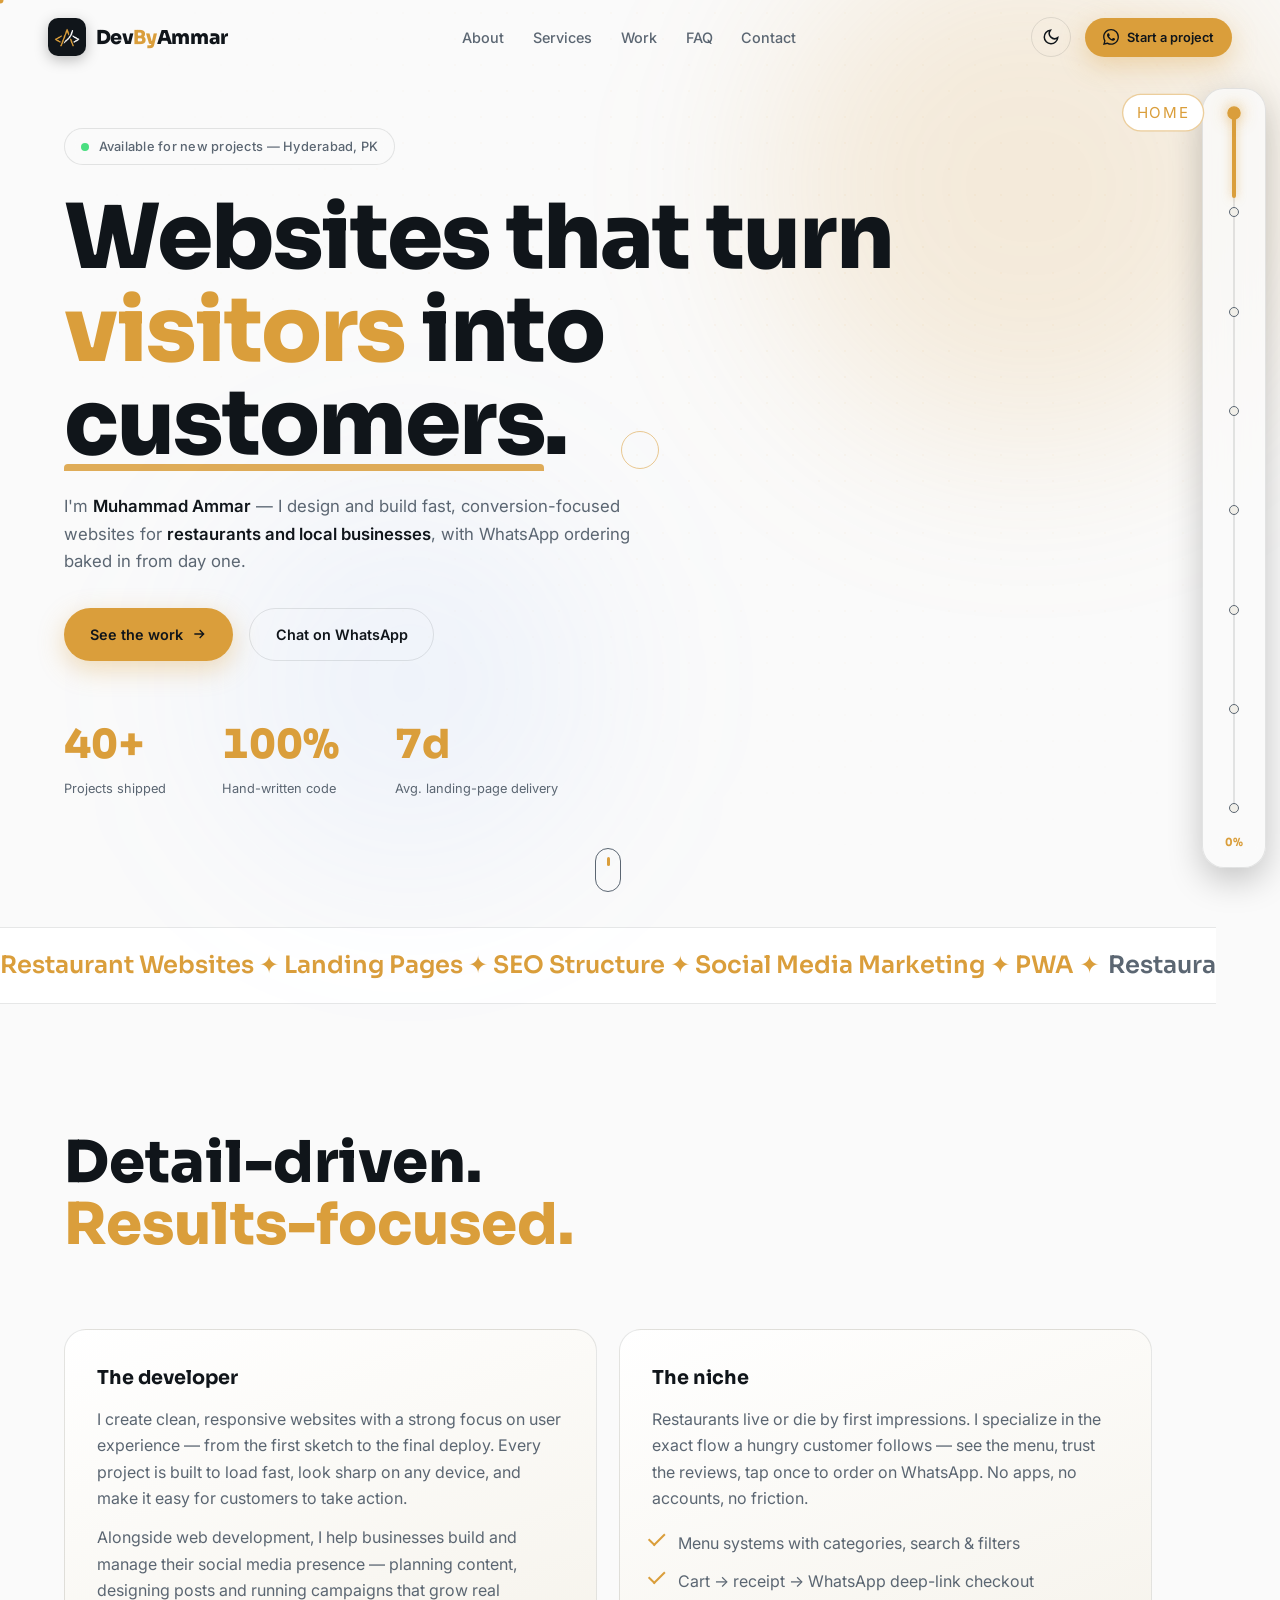
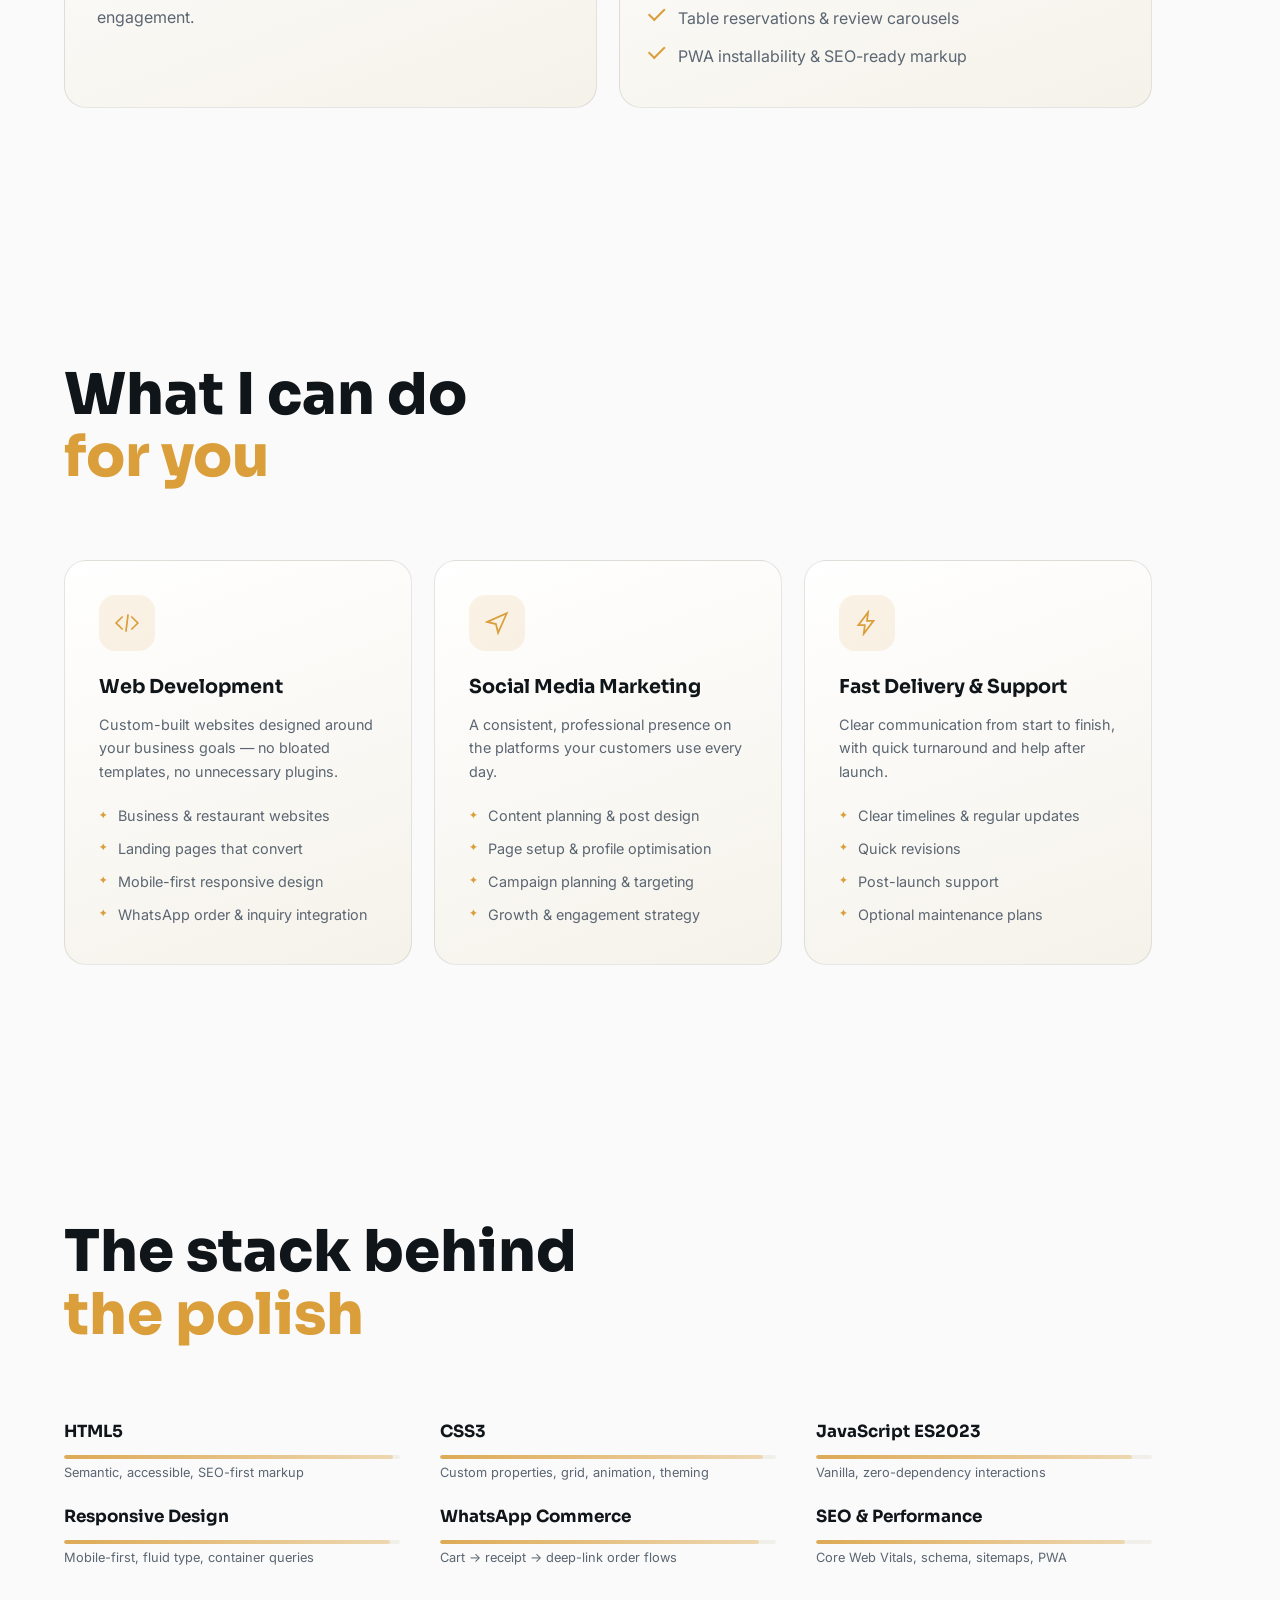
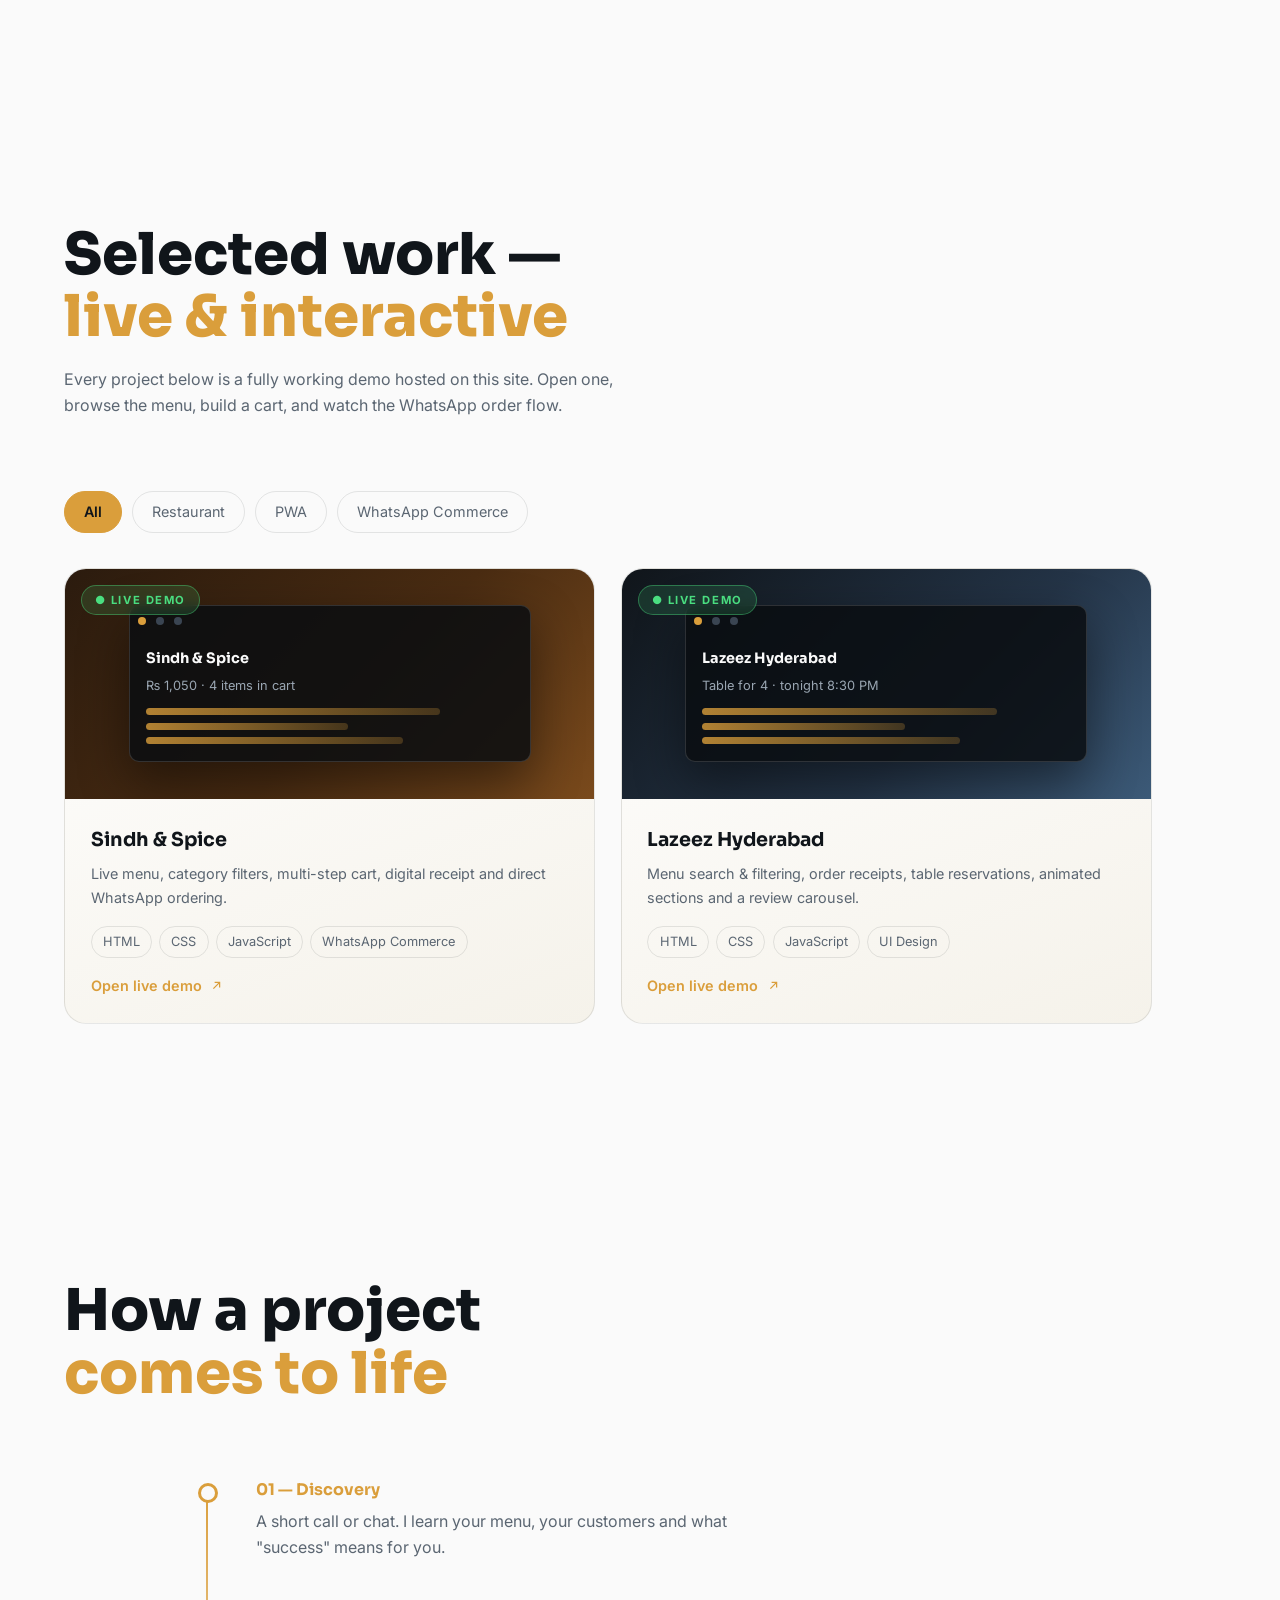
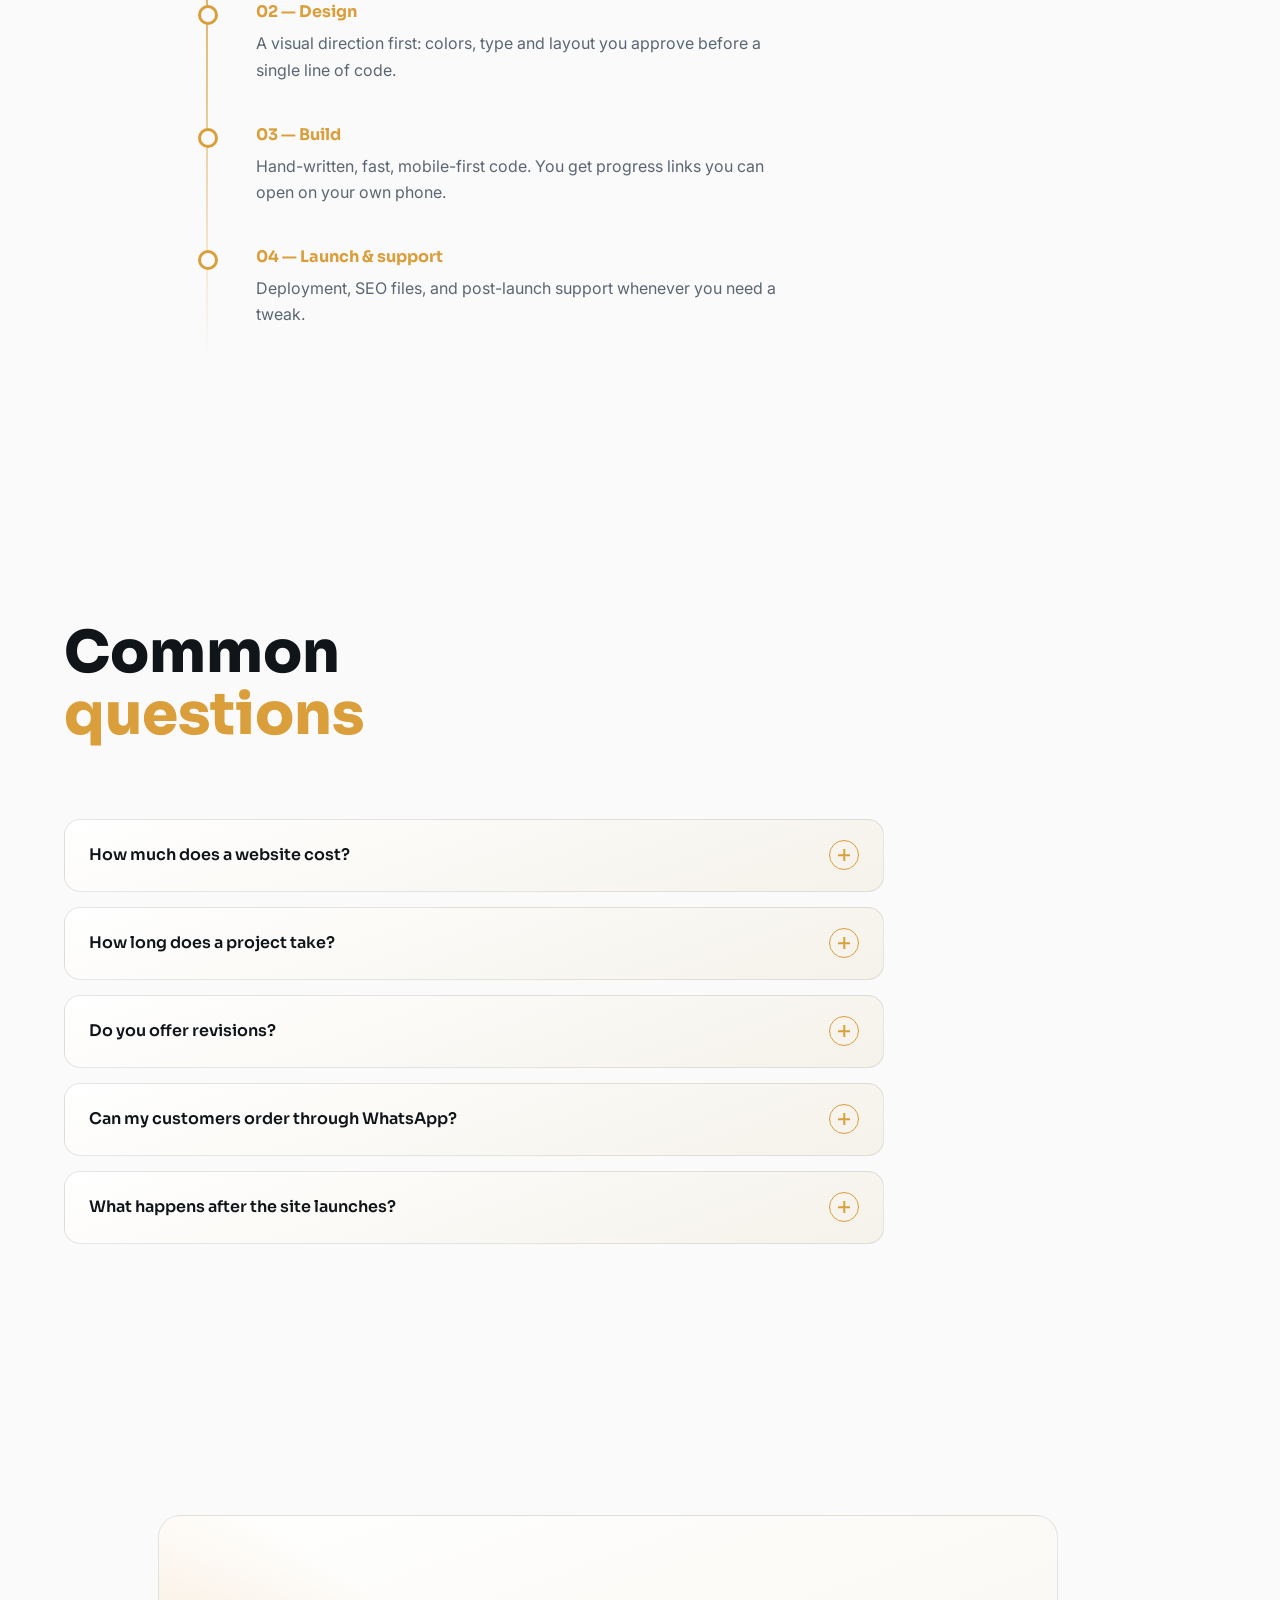
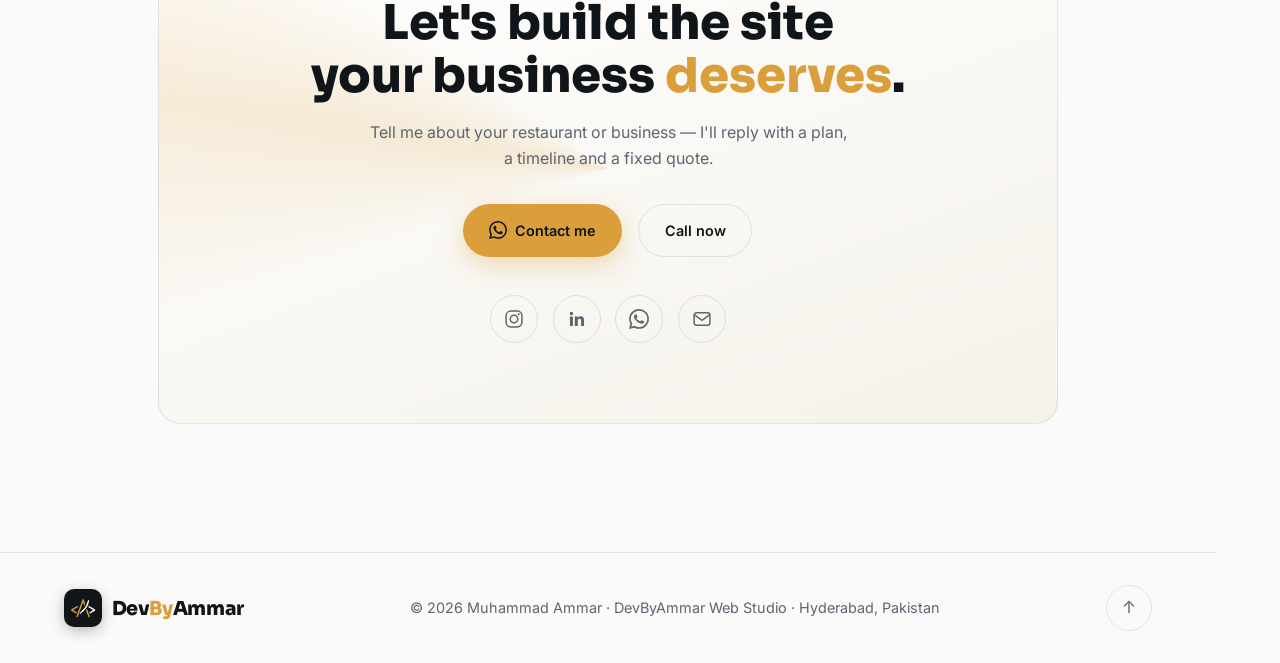
<file: index.html>
<!DOCTYPE html>
<html lang="en" data-theme="dark">
<head>
<meta charset="UTF-8">
<meta name="viewport" content="width=device-width, initial-scale=1.0">
<title>DevByAmmar — Muhammad Ammar | Restaurant & Business Web Developer, Hyderabad PK</title>
<meta name="description" content="Muhammad Ammar (DevByAmmar) builds fast, conversion-focused restaurant and local-business websites with WhatsApp ordering, SEO-ready structure and pixel-perfect design. Based in Hyderabad, Pakistan.">
<meta name="author" content="Muhammad Ammar">
<meta name="keywords" content="restaurant website developer, web developer Hyderabad Pakistan, WhatsApp ordering website, DevByAmmar, Muhammad Ammar">
<link rel="canonical" href="https://doodle321.github.io/">
<meta name="theme-color" content="#10151A">
<!-- Open Graph -->
<meta property="og:type" content="website">
<meta property="og:site_name" content="DevByAmmar">
<meta property="og:title" content="DevByAmmar — Websites that turn visitors into customers">
<meta property="og:description" content="Restaurant & business websites, WhatsApp commerce flows and social media marketing by Muhammad Ammar, Hyderabad PK.">
<meta property="og:url" content="https://doodle321.github.io/">
<meta property="og:image" content="https://doodle321.github.io/assets/og-image.png">
<!-- Twitter -->
<meta name="twitter:card" content="summary_large_image">
<meta name="twitter:title" content="DevByAmmar — Websites that turn visitors into customers">
<meta name="twitter:description" content="Restaurant & business websites with WhatsApp ordering. Hyderabad, PK.">
<meta name="twitter:image" content="https://doodle321.github.io/assets/og-image.png">
<!-- Icons / PWA -->
<link rel="icon" type="image/png" sizes="32x32" href="/favicon-32x32.png">
<link rel="icon" type="image/png" sizes="192x192" href="/icon-192.png">
<link rel="apple-touch-icon" href="/apple-touch-icon.png">
<link rel="apple-touch-icon" href="/assets/logo.png">
<link rel="manifest" href="/site.webmanifest">
<link rel="preload" href="/assets/logo.png" as="image">
<link rel="stylesheet" href="/css/style.css">
<!-- Structured data -->
<script type="application/ld+json">
{"@context":"https://schema.org","@type":"ProfessionalService","name":"DevByAmmar Web Studio",
"url":"https://doodle321.github.io","image":"https://doodle321.github.io/assets/og-image.png",
"description":"Restaurant and local-business websites with WhatsApp ordering and SEO-ready structure.",
"founder":{"@type":"Person","name":"Muhammad Ammar","jobTitle":"Web Developer","address":{"@type":"PostalAddress","addressLocality":"Hyderabad","addressRegion":"Sindh","addressCountry":"PK"}},
"telephone":"+923103694160","areaServed":"PK","priceRange":"$$",
"sameAs":["https://www.instagram.com/dev.by_ammar/","https://www.linkedin.com/in/muhammad-ammar-ba8b422b6/"]}
</script>
  <!-- Cloudflare Web Analytics --><script type='module' src='https://static.cloudflareinsights.com/beacon.min.js' data-cf-beacon='{"token": "60c5bfb210da41b2b0825f1f6893ef5b"}'></script><!-- End Cloudflare Web Analytics -->
</head>
<body>

<!-- ══════════ PRELOADER ══════════ -->
<div class="preloader" id="preloader" aria-hidden="true">
  <div class="preloader__logo"><span>&lt;</span><em>A</em><span>/&gt;</span></div>
  <div class="preloader__bar"><i id="preloaderBar"></i></div>
  <p class="preloader__tag">Websites that turn visitors into customers</p>
</div>

<!-- ══════════ CURSOR ══════════ -->
<div class="cursor-dot" id="cursorDot" aria-hidden="true"></div>
<div class="cursor-ring" id="cursorRing" aria-hidden="true"></div>

<!-- ══════════ TOP SCROLL PROGRESS ══════════ -->
<div class="scroll-progress" aria-hidden="true"><i id="scrollProgress"></i></div>

<!-- ══════════ RIGHT SCROLL RAIL ══════════ -->
<nav class="scroll-rail" id="scrollRail" aria-label="Section navigation">
  <span class="scroll-rail__label">scroll</span>
  <div class="scroll-rail__track">
    <i class="scroll-rail__thumb" id="railThumb"></i>
    <a href="#hero"      class="rail-dot is-active" data-section="hero"      aria-label="Home"></a>
    <a href="#about"     class="rail-dot" data-section="about"     aria-label="About"></a>
    <a href="#services"  class="rail-dot" data-section="services"  aria-label="Services"></a>
    <a href="#skills"    class="rail-dot" data-section="skills"    aria-label="Skills"></a>
    <a href="#projects"  class="rail-dot" data-section="projects"  aria-label="Projects"></a>
    <a href="#process"   class="rail-dot" data-section="process"   aria-label="Process"></a>
    <a href="#faq"       class="rail-dot" data-section="faq"       aria-label="FAQ"></a>
    <a href="#contact"   class="rail-dot" data-section="contact"   aria-label="Contact"></a>
  </div>
  <span class="scroll-rail__pct" id="railPct">0%</span>
</nav>

<!-- ══════════ HEADER ══════════ -->
<header class="header" id="header">
  <a href="#hero" class="brand magnetic" data-cursor="hover" aria-label="DevByAmmar — home">
    <span class="brand__tile"><img src="/assets/brand-mark.png" alt="" width="26" height="34"></span>
    <span class="brand__word">Dev<em>By</em>Ammar</span>
  </a>
  <nav class="header__nav" aria-label="Primary">
    <a href="#about" class="nav-link" data-cursor="hover">About</a>
    <a href="#services" class="nav-link" data-cursor="hover">Services</a>
    <a href="#projects" class="nav-link" data-cursor="hover">Work</a>
    <a href="#faq" class="nav-link" data-cursor="hover">FAQ</a>
    <a href="#contact" class="nav-link" data-cursor="hover">Contact</a>
  </nav>
  <div class="header__actions">
    <button class="theme-toggle magnetic" id="themeToggle" aria-label="Toggle dark / light mode" data-cursor="hover">
      <svg class="icon-sun" viewBox="0 0 24 24" width="18" height="18" fill="none" stroke="currentColor" stroke-width="2"><circle cx="12" cy="12" r="4"/><path d="M12 2v2M12 20v2M4.9 4.9l1.4 1.4M17.7 17.7l1.4 1.4M2 12h2M20 12h2M4.9 19.1l1.4-1.4M17.7 6.3l1.4-1.4"/></svg>
      <svg class="icon-moon" viewBox="0 0 24 24" width="18" height="18" fill="none" stroke="currentColor" stroke-width="2"><path d="M21 12.8A9 9 0 1 1 11.2 3a7 7 0 0 0 9.8 9.8z"/></svg>
    </button>
    <a class="btn btn--gold btn--sm magnetic" data-cfg="wa" href="https://wa.me/923103694160?text=Hi%20Ammar%2C%20I%20need%20a%20website%20for%20my%20business." target="_blank" rel="noopener" data-cursor="hover"><svg viewBox="0 0 24 24" width="16" height="16" fill="currentColor" aria-hidden="true"><path d="M17.5 14.4c-.3-.15-1.76-.87-2.03-.97-.27-.1-.47-.15-.67.15-.2.3-.77.97-.94 1.17-.17.2-.35.22-.65.07-.3-.15-1.26-.46-2.4-1.48-.89-.79-1.49-1.77-1.66-2.07-.17-.3-.02-.46.13-.61.13-.13.3-.35.45-.52.15-.17.2-.3.3-.5.1-.2.05-.37-.02-.52-.07-.15-.67-1.62-.92-2.22-.24-.58-.49-.5-.67-.51h-.57c-.2 0-.52.07-.8.37-.27.3-1.04 1.02-1.04 2.5 0 1.47 1.07 2.9 1.22 3.1.15.2 2.1 3.2 5.08 4.49.71.3 1.26.49 1.7.62.71.23 1.36.2 1.87.12.57-.08 1.76-.72 2-1.41.25-.7.25-1.29.18-1.41-.07-.13-.27-.2-.57-.35zM12.05 21.79h-.01a9.87 9.87 0 0 1-5.03-1.38l-.36-.21-3.74.98 1-3.65-.24-.37a9.86 9.86 0 0 1-1.51-5.26c0-5.45 4.44-9.88 9.89-9.88a9.83 9.83 0 0 1 9.88 9.89c0 5.45-4.43 9.88-9.88 9.88zm8.41-18.3A11.82 11.82 0 0 0 12.05 0C5.5 0 .16 5.33.16 11.89c0 2.1.55 4.14 1.59 5.94L.06 24l6.3-1.65a11.9 11.9 0 0 0 5.68 1.45h.01c6.55 0 11.89-5.33 11.89-11.89 0-3.18-1.24-6.16-3.48-8.41z"/></svg> Start a project</a>
    <button class="burger" id="burger" aria-label="Open menu" aria-expanded="false" data-cursor="hover"><span></span><span></span><span></span></button>
  </div>
</header>

<!-- ══════════ MOBILE MENU ══════════ -->
<div class="mobile-menu" id="mobileMenu" aria-hidden="true">
  <nav class="mobile-menu__links">
    <a href="#about">About</a><a href="#services">Services</a><a href="#skills">Skills</a>
    <a href="#projects">Work</a><a href="#process">Process</a><a href="#faq">FAQ</a><a href="#contact">Contact</a>
  </nav>
  <div class="mobile-menu__social">
    <a data-cfg="ig" href="https://www.instagram.com/dev.by_ammar/" target="_blank" rel="noopener">Instagram</a>
    <a data-cfg="li" href="https://www.linkedin.com/in/muhammad-ammar-ba8b422b6/" target="_blank" rel="noopener">LinkedIn</a>
    <a data-cfg="wa" href="https://wa.me/923103694160" target="_blank" rel="noopener">WhatsApp</a>
  </div>
</div>

<main id="main">

  <!-- ══════════ HERO ══════════ -->
  <section class="hero section" id="hero" data-rail>
    <div class="hero__orb hero__orb--1" data-parallax="0.25"></div>
    <div class="hero__orb hero__orb--2" data-parallax="0.15"></div>
    <div class="hero__grain" aria-hidden="true"></div>
    <div class="hero__inner">
      <p class="hero__eyebrow reveal"><span class="pulse-dot"></span> Available for new projects — Hyderabad, PK</p>
      <h1 class="hero__title">
        <span class="line"><span>Websites that turn</span></span>
        <span class="line"><span><em>visitors</em> into</span></span>
        <span class="line"><span><span class="gold-underline">customers</span>.</span></span>
      </h1>
      <p class="hero__sub reveal" data-delay="500">I'm <strong>Muhammad Ammar</strong> — I design and build fast, conversion-focused websites for <strong>restaurants and local businesses</strong>, with WhatsApp ordering baked in from day one.</p>
      <div class="hero__cta reveal" data-delay="700">
        <a href="#projects" class="btn btn--gold magnetic" data-cursor="hover">See the work
          <svg viewBox="0 0 24 24" width="16" height="16" fill="none" stroke="currentColor" stroke-width="2"><path d="M5 12h14M13 6l6 6-6 6"/></svg></a>
        <a data-cfg="wa" data-msg="chat" href="https://wa.me/923103694160?text=Hi%20Ammar%2C%20let%27s%20talk%20about%20my%20restaurant%20website." target="_blank" rel="noopener" class="btn btn--ghost magnetic" data-cursor="hover">Chat on WhatsApp</a>
      </div>
      <div class="hero__stats reveal" data-delay="900">
        <div class="stat"><b data-counter="40" data-suffix="+">0</b><span>Projects shipped</span></div>
        <div class="stat"><b data-counter="100" data-suffix="%">0</b><span>Hand-written code</span></div>
        <div class="stat"><b data-counter="7" data-suffix="d">0</b><span>Avg. landing-page delivery</span></div>
      </div>
    </div>
    <a href="#about" class="hero__scroll-hint" aria-label="Scroll down" data-cursor="hover"><i></i></a>
  </section>

  <!-- ══════════ MARQUEE ══════════ -->
  <div class="marquee" aria-hidden="true">
    <div class="marquee__inner" id="marqueeInner">
      <span>Restaurant Websites ✦ Landing Pages ✦ SEO Structure ✦ Social Media Marketing ✦ PWA ✦ </span><span>Restaurant Websites ✦ Landing Pages ✦ SEO Structure ✦ Social Media Marketing ✦ PWA ✦ </span>
    </div>
  </div>

  <!-- ══════════ ABOUT ══════════ -->
  <section class="about section" id="about" data-rail>
    <div class="section__head reveal">
      <h2>Detail-driven.<br><em>Results-focused.</em></h2>
    </div>
    <div class="about__grid">
      <div class="about__card reveal">
        <h3>The developer</h3>
        <p>I create clean, responsive websites with a strong focus on user experience — from the first sketch to the final deploy. Every project is built to load fast, look sharp on any device, and make it easy for customers to take action.</p>
        <p>Alongside web development, I help businesses build and manage their social media presence — planning content, designing posts and running campaigns that grow real engagement.</p>
      </div>
      <div class="about__card reveal" data-delay="150">
        <h3>The niche</h3>
        <p>Restaurants live or die by first impressions. I specialize in the exact flow a hungry customer follows — see the menu, trust the reviews, tap once to order on WhatsApp. No apps, no accounts, no friction.</p>
        <ul class="tick-list">
          <li>Menu systems with categories, search & filters</li>
          <li>Cart → receipt → WhatsApp deep-link checkout</li>
          <li>Table reservations & review carousels</li>
          <li>PWA installability & SEO-ready markup</li>
        </ul>
      </div>
    </div>
  </section>

  <!-- ══════════ SERVICES ══════════ -->
  <section class="services section" id="services" data-rail>
    <div class="section__head reveal">
      <h2>What I can do<br><em>for you</em></h2>
    </div>
    <div class="services__grid">
      <article class="service-card reveal" data-tilt data-cursor="hover">
        <div class="service-card__icon"><svg viewBox="0 0 24 24" width="26" height="26" fill="none" stroke="currentColor" stroke-width="1.6"><path d="M8 6l-6 6 6 6M16 6l6 6-6 6M13 4l-2 16"/></svg></div>
        <h3>Web Development</h3>
        <p>Custom-built websites designed around your business goals — no bloated templates, no unnecessary plugins.</p>
        <ul><li>Business & restaurant websites</li><li>Landing pages that convert</li><li>Mobile-first responsive design</li><li>WhatsApp order & inquiry integration</li></ul>
      </article>
      <article class="service-card reveal" data-delay="120" data-tilt data-cursor="hover">
        <div class="service-card__icon"><svg viewBox="0 0 24 24" width="26" height="26" fill="none" stroke="currentColor" stroke-width="1.6"><path d="M3 11l18-8-8 18-2-8-8-2z"/></svg></div>
        <h3>Social Media Marketing</h3>
        <p>A consistent, professional presence on the platforms your customers use every day.</p>
        <ul><li>Content planning & post design</li><li>Page setup & profile optimisation</li><li>Campaign planning & targeting</li><li>Growth & engagement strategy</li></ul>
      </article>
      <article class="service-card reveal" data-delay="240" data-tilt data-cursor="hover">
        <div class="service-card__icon"><svg viewBox="0 0 24 24" width="26" height="26" fill="none" stroke="currentColor" stroke-width="1.6"><path d="M13 2L4 14h6l-1 8 9-12h-6l1-8z"/></svg></div>
        <h3>Fast Delivery & Support</h3>
        <p>Clear communication from start to finish, with quick turnaround and help after launch.</p>
        <ul><li>Clear timelines & regular updates</li><li>Quick revisions</li><li>Post-launch support</li><li>Optional maintenance plans</li></ul>
      </article>
    </div>
  </section>

  <!-- ══════════ SKILLS ══════════ -->
  <section class="skills section" id="skills" data-rail>
    <div class="section__head reveal">
      <h2>The stack behind<br><em>the polish</em></h2>
    </div>
    <div class="skills__grid">
      <div class="skill reveal" data-cursor="hover"><b>HTML5</b><div class="skill__bar"><i data-skill="98"></i></div><span>Semantic, accessible, SEO-first markup</span></div>
      <div class="skill reveal" data-delay="60" data-cursor="hover"><b>CSS3</b><div class="skill__bar"><i data-skill="96"></i></div><span>Custom properties, grid, animation, theming</span></div>
      <div class="skill reveal" data-delay="120" data-cursor="hover"><b>JavaScript ES2023</b><div class="skill__bar"><i data-skill="94"></i></div><span>Vanilla, zero-dependency interactions</span></div>
      <div class="skill reveal" data-delay="180" data-cursor="hover"><b>Responsive Design</b><div class="skill__bar"><i data-skill="97"></i></div><span>Mobile-first, fluid type, container queries</span></div>
      <div class="skill reveal" data-delay="240" data-cursor="hover"><b>WhatsApp Commerce</b><div class="skill__bar"><i data-skill="95"></i></div><span>Cart → receipt → deep-link order flows</span></div>
      <div class="skill reveal" data-delay="300" data-cursor="hover"><b>SEO & Performance</b><div class="skill__bar"><i data-skill="92"></i></div><span>Core Web Vitals, schema, sitemaps, PWA</span></div>
    </div>
  </section>

  <!-- ══════════ PROJECTS ══════════ -->
  <section class="projects section" id="projects" data-rail>
    <div class="section__head reveal">
      <h2>Selected work —<br><em>live & interactive</em></h2>
      <p class="section__sub">Every project below is a fully working demo hosted on this site. Open one, browse the menu, build a cart, and watch the WhatsApp order flow.</p>
    </div>
    <div class="projects__filters reveal" id="projectsFilters" role="tablist" aria-label="Filter projects"></div>
    <div class="projects__grid" id="projectsGrid"></div>
    </div>
  </section>

  <!-- ══════════ PROCESS ══════════ -->
  <section class="process section" id="process" data-rail>
    <div class="section__head reveal">
      <h2>How a project<br><em>comes to life</em></h2>
    </div>
    <ol class="process__timeline">
      <li class="reveal"><b>01 — Discovery</b><p>A short call or chat. I learn your menu, your customers and what "success" means for you.</p></li>
      <li class="reveal" data-delay="100"><b>02 — Design</b><p>A visual direction first: colors, type and layout you approve before a single line of code.</p></li>
      <li class="reveal" data-delay="200"><b>03 — Build</b><p>Hand-written, fast, mobile-first code. You get progress links you can open on your own phone.</p></li>
      <li class="reveal" data-delay="300"><b>04 — Launch & support</b><p>Deployment, SEO files, and post-launch support whenever you need a tweak.</p></li>
    </ol>
  </section>

  <!-- ══════════ FAQ ══════════ -->
  <section class="faq section" id="faq" data-rail>
    <div class="section__head reveal">
      <h2>Common<br><em>questions</em></h2>
    </div>
    <div class="faq__list">
      <details class="faq__item reveal"><summary data-cursor="hover">How much does a website cost?<i></i></summary><div><p>It depends on scope — a landing page costs less than a full restaurant site with ordering. Every project gets a clear, fixed quote up front. Message me with what you need and I'll send a detailed estimate.</p></div></details>
      <details class="faq__item reveal" data-delay="80"><summary data-cursor="hover">How long does a project take?<i></i></summary><div><p>Most single-page sites are ready within 5–7 days; full multi-section websites typically take 2–3 weeks. You get a timeline before work starts and progress updates at each stage.</p></div></details>
      <details class="faq__item reveal" data-delay="160"><summary data-cursor="hover">Do you offer revisions?<i></i></summary><div><p>Yes. Every project includes a round of revisions after the first full draft, and small tweaks are always quick to arrange. The goal is a site you're completely happy to put your name on.</p></div></details>
      <details class="faq__item reveal" data-delay="240"><summary data-cursor="hover">Can my customers order through WhatsApp?<i></i></summary><div><p>Absolutely. I build cart and checkout flows that generate a complete order message and open WhatsApp with everything pre-filled — no apps or accounts needed for your customers.</p></div></details>
      <details class="faq__item reveal" data-delay="320"><summary data-cursor="hover">What happens after the site launches?<i></i></summary><div><p>You get post-launch support for fixes and small updates, plus guidance if you want to manage content yourself. Longer-term maintenance and social media support are also available.</p></div></details>
    </div>
  </section>

  <!-- ══════════ CONTACT ══════════ -->
  <section class="contact section" id="contact" data-rail>
    <div class="contact__card reveal">
      <h2>Let's build the site<br>your business <em>deserves</em>.</h2>
      <p>Tell me about your restaurant or business — I'll reply with a plan, a timeline and a fixed quote.</p>
      <div class="contact__actions">
        <a class="btn btn--gold magnetic" data-cfg="wa" data-cursor="hover" target="_blank" rel="noopener"
           href="https://wa.me/923103694160?text=Hi%20Ammar%2C%20I%20want%20a%20website%20for%20my%20business.">
          <svg viewBox="0 0 24 24" width="18" height="18" fill="currentColor" aria-hidden="true"><path d="M17.5 14.4c-.3-.15-1.76-.87-2.03-.97-.27-.1-.47-.15-.67.15-.2.3-.77.97-.94 1.17-.17.2-.35.22-.65.07-.3-.15-1.26-.46-2.4-1.48-.89-.79-1.49-1.77-1.66-2.07-.17-.3-.02-.46.13-.61.13-.13.3-.35.45-.52.15-.17.2-.3.3-.5.1-.2.05-.37-.02-.52-.07-.15-.67-1.62-.92-2.22-.24-.58-.49-.5-.67-.51h-.57c-.2 0-.52.07-.8.37-.27.3-1.04 1.02-1.04 2.5 0 1.47 1.07 2.9 1.22 3.1.15.2 2.1 3.2 5.08 4.49.71.3 1.26.49 1.7.62.71.23 1.36.2 1.87.12.57-.08 1.76-.72 2-1.41.25-.7.25-1.29.18-1.41-.07-.13-.27-.2-.57-.35zM12.05 21.79h-.01a9.87 9.87 0 0 1-5.03-1.38l-.36-.21-3.74.98 1-3.65-.24-.37a9.86 9.86 0 0 1-1.51-5.26c0-5.45 4.44-9.88 9.89-9.88a9.83 9.83 0 0 1 9.88 9.89c0 5.45-4.43 9.88-9.88 9.88zm8.41-18.3A11.82 11.82 0 0 0 12.05 0C5.5 0 .16 5.33.16 11.89c0 2.1.55 4.14 1.59 5.94L.06 24l6.3-1.65a11.9 11.9 0 0 0 5.68 1.45h.01c6.55 0 11.89-5.33 11.89-11.89 0-3.18-1.24-6.16-3.48-8.41z"/></svg>
          Contact me</a>
        <a class="btn btn--ghost magnetic" data-cfg="tel" data-cursor="hover" href="tel:+923103694160">Call now</a>
      </div>
      <div class="contact__social">
        <a class="social-btn" data-cfg="ig" href="https://www.instagram.com/dev.by_ammar/" target="_blank" rel="noopener" data-cursor="hover" aria-label="Instagram profile">
          <svg viewBox="0 0 24 24" width="20" height="20" fill="none" stroke="currentColor" stroke-width="1.8"><rect x="2.5" y="2.5" width="19" height="19" rx="5.5"/><circle cx="12" cy="12" r="4.5"/><circle cx="17.6" cy="6.4" r="1.3" fill="currentColor" stroke="none"/></svg>
        </a>
        <a class="social-btn" data-cfg="li" href="https://www.linkedin.com/in/muhammad-ammar-ba8b422b6/" target="_blank" rel="noopener" data-cursor="hover" aria-label="LinkedIn profile">
          <svg viewBox="0 0 24 24" width="20" height="20" fill="currentColor"><path d="M20.45 20.45h-3.55v-5.57c0-1.33-.03-3.04-1.85-3.04-1.86 0-2.14 1.45-2.14 2.94v5.67H9.35V9h3.41v1.56h.05c.48-.9 1.64-1.85 3.37-1.85 3.6 0 4.27 2.37 4.27 5.46v6.28zM5.34 7.43a2.06 2.06 0 1 1 0-4.12 2.06 2.06 0 0 1 0 4.12zM7.12 20.45H3.56V9h3.56v11.45z"/></svg>
        </a>
        <a class="social-btn" data-cfg="wa" href="https://wa.me/923103694160" target="_blank" rel="noopener" data-cursor="hover" aria-label="WhatsApp chat">
          <svg viewBox="0 0 24 24" width="20" height="20" fill="currentColor"><path d="M17.5 14.4c-.3-.15-1.76-.87-2.03-.97-.27-.1-.47-.15-.67.15-.2.3-.77.97-.94 1.17-.17.2-.35.22-.65.07-.3-.15-1.26-.46-2.4-1.48-.89-.79-1.49-1.77-1.66-2.07-.17-.3-.02-.46.13-.61.13-.13.3-.35.45-.52.15-.17.2-.3.3-.5.1-.2.05-.37-.02-.52-.07-.15-.67-1.62-.92-2.22-.24-.58-.49-.5-.67-.51h-.57c-.2 0-.52.07-.8.37-.27.3-1.04 1.02-1.04 2.5 0 1.47 1.07 2.9 1.22 3.1.15.2 2.1 3.2 5.08 4.49.71.3 1.26.49 1.7.62.71.23 1.36.2 1.87.12.57-.08 1.76-.72 2-1.41.25-.7.25-1.29.18-1.41-.07-.13-.27-.2-.57-.35zM12.05 21.79h-.01a9.87 9.87 0 0 1-5.03-1.38l-.36-.21-3.74.98 1-3.65-.24-.37a9.86 9.86 0 0 1-1.51-5.26c0-5.45 4.44-9.88 9.89-9.88a9.83 9.83 0 0 1 9.88 9.89c0 5.45-4.43 9.88-9.88 9.88zm8.41-18.3A11.82 11.82 0 0 0 12.05 0C5.5 0 .16 5.33.16 11.89c0 2.1.55 4.14 1.59 5.94L.06 24l6.3-1.65a11.9 11.9 0 0 0 5.68 1.45h.01c6.55 0 11.89-5.33 11.89-11.89 0-3.18-1.24-6.16-3.48-8.41z"/></svg>
        </a>
        <a class="social-btn" data-cfg="mail" href="mailto:muhammadammar.5@proton.me" target="_blank" rel="noopener" data-cursor="hover" aria-label="Email Muhammad Ammar">
          <svg viewBox="0 0 24 24" width="20" height="20" fill="none" stroke="currentColor" stroke-width="1.8"><rect x="2.5" y="4.5" width="19" height="15" rx="3"/><path d="M3 7l9 6.5L21 7"/></svg>
        </a>
      </div>
    </div>
  </section>
</main>

<!-- ══════════ FOOTER ══════════ -->
<footer class="footer">
  <a href="#hero" class="brand" data-cursor="hover" aria-label="DevByAmmar — back to top">
    <span class="brand__tile"><img src="/assets/brand-mark.png" alt="" width="26" height="34"></span>
    <span class="brand__word">Dev<em>By</em>Ammar</span>
  </a>
  <p>© <span id="year">2026</span> Muhammad Ammar · DevByAmmar Web Studio · Hyderabad, Pakistan</p>
  <button id="toTop" class="to-top magnetic" data-cursor="hover" aria-label="Back to top">↑</button>
</footer>

<script src="/projects.js" defer></script>
<script src="/js/site-config.js" defer></script>
<script src="/js/render-projects.js" defer></script>
<script src="/js/main.js" defer></script>
</body>
</html>
</file>
<file: css/style.css>
/* DevByAmmar — style manifest. Edit the themed files, not this one. */
@import url('https://fonts.googleapis.com/css2?family=Sora:wght@400;600;700;800&family=Inter:wght@400;500;600&display=swap');
@import url("tokens.css");
@import url("motion.css");
@import url("layout.css");
@import url("components.css");
@import url("sections.css");
@import url("responsive.css");
</file>
